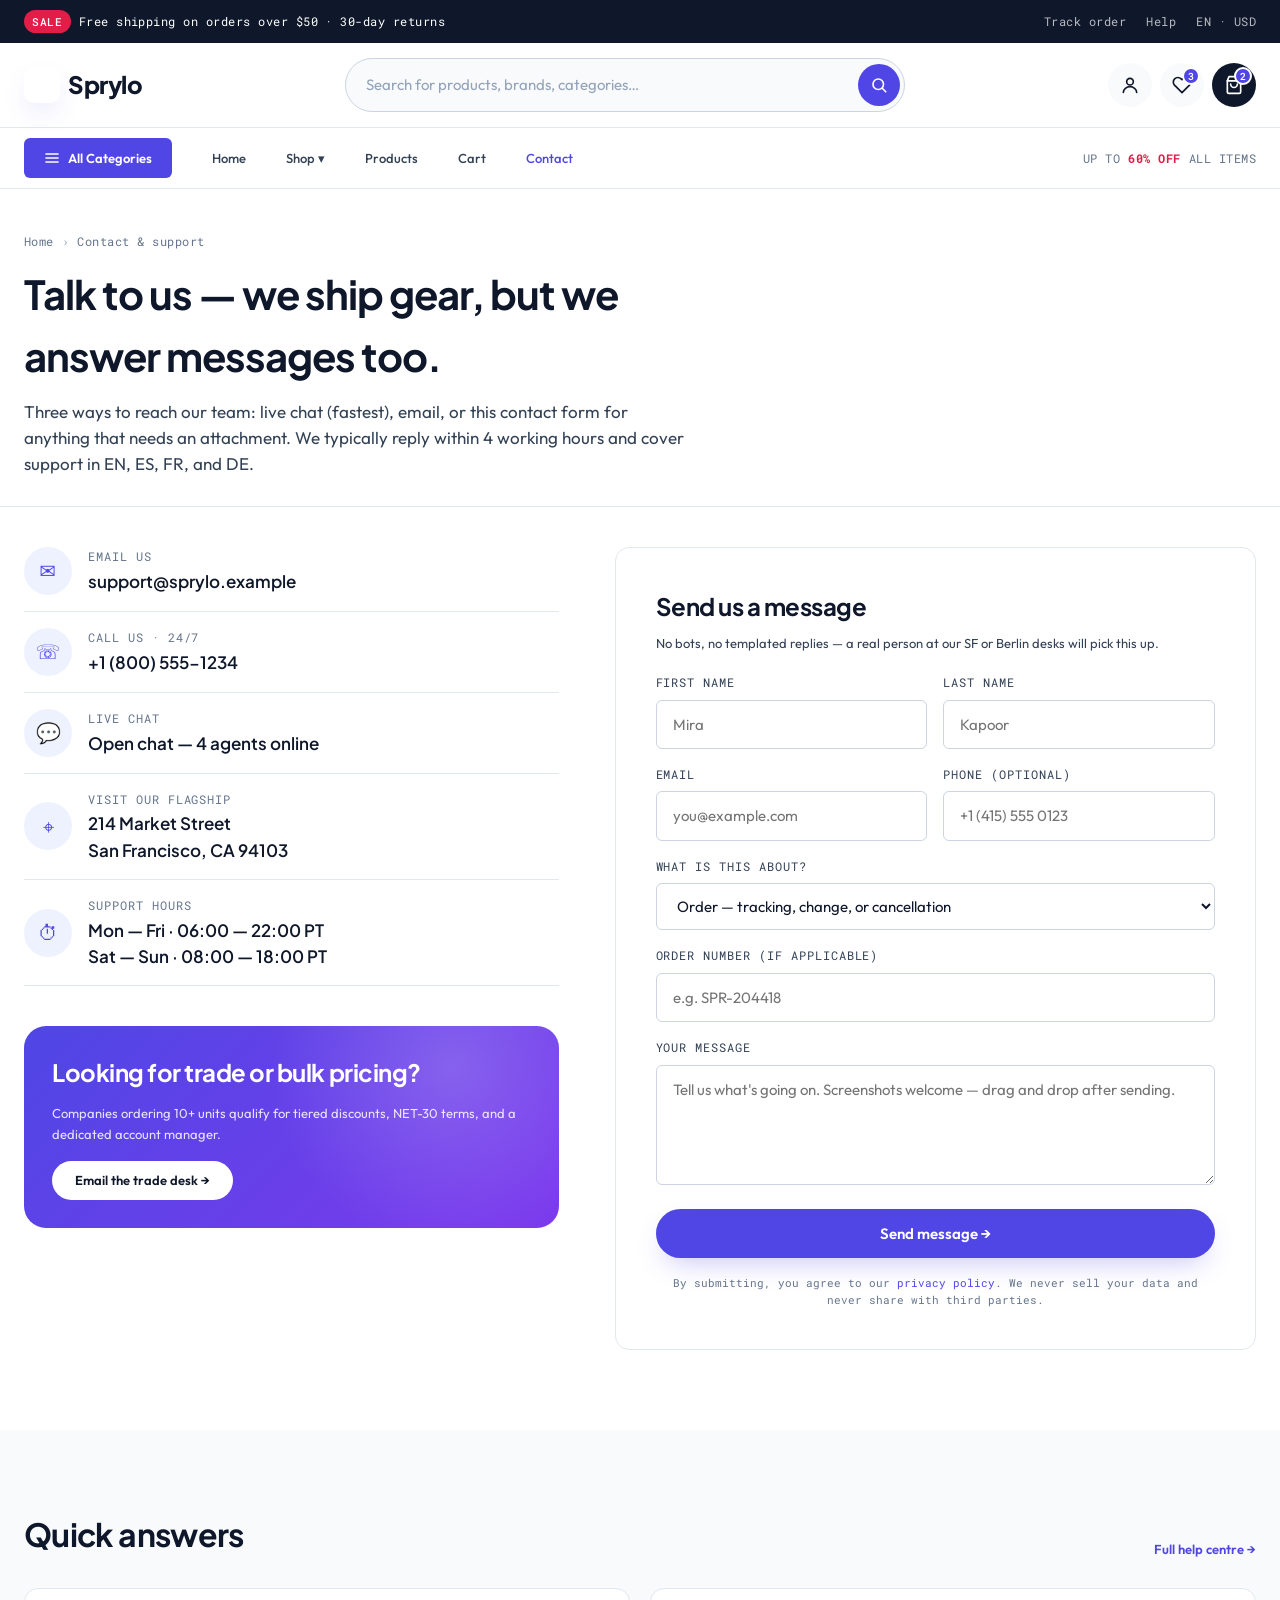
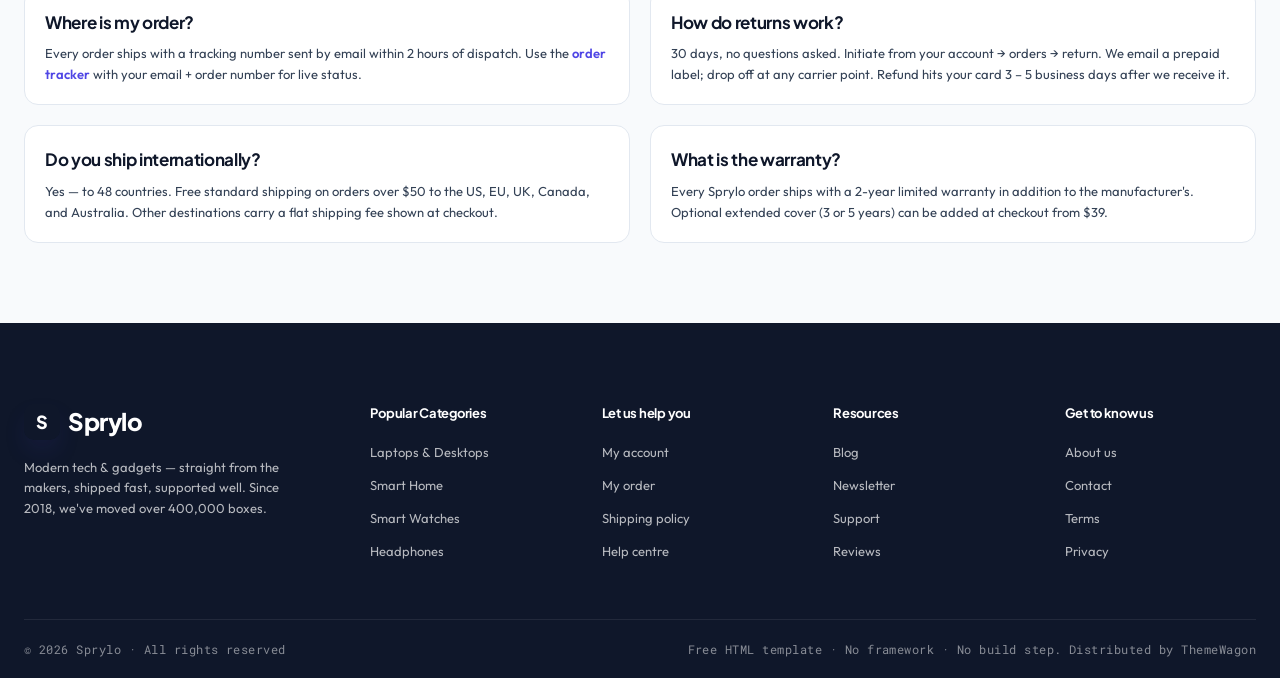
<file: contact.html>
<!doctype html>
<html lang="en">

<head>
  <meta charset="utf-8" />
  <meta name="viewport" content="width=device-width, initial-scale=1" />
  <title>Contact — Sprylo</title>
  <meta name="description"
    content="Get in touch with Sprylo customer support — order help, returns, warranty claims, and partnership inquiries." />
  <meta name="theme-color" content="#4F46E5" />
  <link rel="preconnect" href="https://fonts.googleapis.com" />
  <link rel="preconnect" href="https://fonts.gstatic.com" crossorigin />
  <link rel="stylesheet"
    href="https://fonts.googleapis.com/css2?family=Plus+Jakarta+Sans:wght@500;600;700;800&family=Outfit:wght@400;500;600;700&family=Roboto+Mono:wght@400;500&display=swap" />
  <link rel="stylesheet" href="assets/css/styles.css" />
</head>

<body>
  <a class="skip-link" href="#main">Skip to content</a>

  <div class="utility">
    <div class="container"><span class="promo"><span class="tag">SALE</span>Free shipping on orders over $50 · 30-day
        returns</span><span class="links"><a href="#">Track order</a><a href="#">Help</a><a href="#">EN · USD</a></span>
    </div>
  </div>

  <header class="site-header">
    <div class="container">
      <a href="index.html" class="brand"><span class="brand-mark">S</span> Sprylo</a>
      <form class="search" role="search" onsubmit="event.preventDefault();">
        <input type="text" placeholder="Search for products, brands, categories…" />
        <button type="submit" aria-label="Search"><svg width="18" height="18" viewBox="0 0 24 24" fill="none"
            stroke="currentColor" stroke-width="2.2" stroke-linecap="round">
            <circle cx="11" cy="11" r="7" />
            <path d="M21 21l-4.3-4.3" />
          </svg></button>
      </form>
      <div class="icon-row">
        <a href="#" class="icon-btn" aria-label="Account"><svg width="20" height="20" viewBox="0 0 24 24" fill="none"
            stroke="currentColor" stroke-width="2" stroke-linecap="round">
            <circle cx="12" cy="8" r="4" />
            <path d="M4 21c0-4 4-7 8-7s8 3 8 7" />
          </svg></a>
        <a href="#" class="icon-btn" aria-label="Wishlist"><svg width="20" height="20" viewBox="0 0 24 24" fill="none"
            stroke="currentColor" stroke-width="2" stroke-linecap="round" stroke-linejoin="round">
            <path
              d="M20.84 4.61a5.5 5.5 0 0 0-7.78 0L12 5.67l-1.06-1.06a5.5 5.5 0 0 0-7.78 7.78l1.06 1.06L12 21.23l7.78-7.78 1.06-1.06a5.5 5.5 0 0 0 0-7.78z" />
          </svg><span class="count">3</span></a>
        <a href="cart.html" class="icon-btn icon-btn--cart" aria-label="Cart"><svg width="20" height="20"
            viewBox="0 0 24 24" fill="none" stroke="currentColor" stroke-width="2" stroke-linecap="round"
            stroke-linejoin="round">
            <path d="M6 2l-2 5v13a2 2 0 0 0 2 2h12a2 2 0 0 0 2-2V7l-2-5z" />
            <path d="M4 7h16" />
            <path d="M16 11a4 4 0 0 1-8 0" />
          </svg><span class="count">2</span></a>
        <button class="nav-toggle" aria-label="Open menu">≡</button>
      </div>
    </div>
  </header>

  <nav class="nav-bar" aria-label="Primary">
    <div class="container">
      <a href="shop.html" class="all-cats"><svg width="16" height="16" viewBox="0 0 24 24" fill="none"
          stroke="currentColor" stroke-width="2.4" stroke-linecap="round">
          <line x1="3" y1="6" x2="21" y2="6" />
          <line x1="3" y1="12" x2="21" y2="12" />
          <line x1="3" y1="18" x2="21" y2="18" />
        </svg>All Categories</a>
      <div class="main-nav">
        <a href="index.html">Home</a><a href="shop.html">Shop ▾</a>
        <a href="product.html">Products</a><a href="cart.html">Cart</a>
        <a href="contact.html" aria-current="page">Contact</a>
      </div>
      <span class="nav-cta">UP TO <strong>60% OFF</strong> ALL ITEMS</span>
    </div>
  </nav>

  <div class="drawer" id="drawer" aria-hidden="true">
    <div class="drawer-head"><a href="index.html" class="brand"><span class="brand-mark">S</span> Sprylo</a><button
        class="drawer-close">Close ✕</button></div>
    <a href="index.html">Home</a><a href="shop.html">Shop</a><a href="product.html">Products</a><a
      href="cart.html">Cart</a><a href="contact.html">Contact</a>
  </div>

  <main id="main">

    <section class="page-head">
      <div class="container">
        <div class="crumbs"><a href="index.html">Home</a> <span class="sep">›</span> <span>Contact &amp; support</span>
        </div>
        <h1>Talk to us — we ship gear, but we answer messages too.</h1>
        <p>Three ways to reach our team: live chat (fastest), email, or this contact form for anything that needs an
          attachment. We typically reply within 4 working hours and cover support in EN, ES, FR, and DE.</p>
      </div>
    </section>

    <section>
      <div class="container">
        <div class="contact-grid">

          <div class="contact-info">
            <div class="info-block">
              <div class="ic">✉</div>
              <div>
                <div class="label">EMAIL US</div>
                <div class="value"><a href="mailto:support@sprylo.example">support@sprylo.example</a></div>
              </div>
            </div>
            <div class="info-block">
              <div class="ic">☏</div>
              <div>
                <div class="label">CALL US · 24/7</div>
                <div class="value"><a href="tel:+18005551234">+1 (800) 555-1234</a></div>
              </div>
            </div>
            <div class="info-block">
              <div class="ic">💬</div>
              <div>
                <div class="label">LIVE CHAT</div>
                <div class="value"><a href="#">Open chat — 4 agents online</a></div>
              </div>
            </div>
            <div class="info-block">
              <div class="ic">⌖</div>
              <div>
                <div class="label">VISIT OUR FLAGSHIP</div>
                <div class="value">214 Market Street<br />San Francisco, CA 94103</div>
              </div>
            </div>
            <div class="info-block">
              <div class="ic">⏱</div>
              <div>
                <div class="label">SUPPORT HOURS</div>
                <div class="value">Mon — Fri · 06:00 — 22:00 PT<br />Sat — Sun · 08:00 — 18:00 PT</div>
              </div>
            </div>

            <div
              style="margin-top: var(--s7); padding: var(--s6); background: linear-gradient(135deg, var(--indigo), var(--card-purple)); color: var(--paper); border-radius: var(--r-lg); position: relative; overflow: hidden">
              <div
                style="position: absolute; inset: 0; background-image: radial-gradient(circle at 80% 20%, rgba(255,255,255,0.18) 0, transparent 40%); pointer-events: none">
              </div>
              <div style="position: relative">
                <h3 style="color: var(--paper); font-size: var(--text-xl); margin-bottom: var(--s3)">Looking for trade
                  or bulk pricing?</h3>
                <p
                  style="color: rgba(255,255,255,0.85); font-size: var(--text-sm); line-height: 1.6; margin-bottom: var(--s4)">
                  Companies ordering 10+ units qualify for tiered discounts, NET-30 terms, and a dedicated account
                  manager.</p>
                <a href="mailto:trade@sprylo.example" class="btn btn--paper">Email the trade desk →</a>
              </div>
            </div>
          </div>

          <form class="contact-form"
            onsubmit="event.preventDefault(); this.querySelector('button[type=submit]').textContent='Sent ✓ — we will reply within 4 hours';">
            <h2 style="font-size: var(--text-xl); margin-bottom: var(--s2)">Send us a message</h2>
            <p style="color: var(--fg-soft); font-size: var(--text-sm); margin-bottom: var(--s5)">No bots, no templated
              replies — a real person at our SF or Berlin desks will pick this up.</p>

            <div class="field-row">
              <div class="field">
                <label for="c-first">First name</label>
                <input id="c-first" type="text" required placeholder="Mira" />
              </div>
              <div class="field">
                <label for="c-last">Last name</label>
                <input id="c-last" type="text" required placeholder="Kapoor" />
              </div>
            </div>

            <div class="field-row">
              <div class="field">
                <label for="c-email">Email</label>
                <input id="c-email" type="email" required placeholder="you@example.com" />
              </div>
              <div class="field">
                <label for="c-phone">Phone (optional)</label>
                <input id="c-phone" type="tel" placeholder="+1 (415) 555 0123" />
              </div>
            </div>

            <div class="field">
              <label for="c-topic">What is this about?</label>
              <select id="c-topic">
                <option>Order — tracking, change, or cancellation</option>
                <option>Returns or refunds</option>
                <option>Warranty claim or product issue</option>
                <option>Trade / wholesale inquiry</option>
                <option>Press, partnership, or affiliate</option>
                <option>Something else</option>
              </select>
            </div>

            <div class="field">
              <label for="c-order">Order number (if applicable)</label>
              <input id="c-order" type="text" placeholder="e.g. SPR-204418" />
            </div>

            <div class="field">
              <label for="c-msg">Your message</label>
              <textarea id="c-msg" required
                placeholder="Tell us what's going on. Screenshots welcome — drag and drop after sending."></textarea>
            </div>

            <button class="btn btn--indigo btn--block" type="submit"
              style="padding: 16px; font-size: var(--text-base); margin-top: var(--s2)">Send message →</button>

            <p
              style="font-family: var(--ff-mono); font-size: 11px; color: var(--fg-mute); margin-top: var(--s4); text-align: center; line-height: 1.6">
              By submitting, you agree to our <a href="#" style="color: var(--indigo)">privacy policy</a>. We never sell
              your data and never share with third parties.</p>
          </form>

        </div>
      </div>
    </section>

    <!-- FAQ short -->
    <section class="section" style="background: var(--bg)">
      <div class="container">
        <div class="section-head">
          <h2>Quick answers</h2>
          <a href="#" class="view-all">Full help centre →</a>
        </div>
        <div style="display: grid; grid-template-columns: repeat(2, 1fr); gap: var(--s5)">

          <article
            style="background: var(--paper); border: 1px solid var(--rule); border-radius: var(--r); padding: var(--s5)">
            <h3 style="font-size: var(--text-md); margin-bottom: var(--s2)">Where is my order?</h3>
            <p style="color: var(--fg-soft); font-size: var(--text-sm); line-height: 1.6">Every order ships with a
              tracking number sent by email within 2 hours of dispatch. Use the <a href="#"
                style="color: var(--indigo); font-weight: 600">order tracker</a> with your email + order number for live
              status.</p>
          </article>

          <article
            style="background: var(--paper); border: 1px solid var(--rule); border-radius: var(--r); padding: var(--s5)">
            <h3 style="font-size: var(--text-md); margin-bottom: var(--s2)">How do returns work?</h3>
            <p style="color: var(--fg-soft); font-size: var(--text-sm); line-height: 1.6">30 days, no questions asked.
              Initiate from your account → orders → return. We email a prepaid label; drop off at any carrier point.
              Refund hits your card 3 – 5 business days after we receive it.</p>
          </article>

          <article
            style="background: var(--paper); border: 1px solid var(--rule); border-radius: var(--r); padding: var(--s5)">
            <h3 style="font-size: var(--text-md); margin-bottom: var(--s2)">Do you ship internationally?</h3>
            <p style="color: var(--fg-soft); font-size: var(--text-sm); line-height: 1.6">Yes — to 48 countries. Free
              standard shipping on orders over $50 to the US, EU, UK, Canada, and Australia. Other destinations carry a
              flat shipping fee shown at checkout.</p>
          </article>

          <article
            style="background: var(--paper); border: 1px solid var(--rule); border-radius: var(--r); padding: var(--s5)">
            <h3 style="font-size: var(--text-md); margin-bottom: var(--s2)">What is the warranty?</h3>
            <p style="color: var(--fg-soft); font-size: var(--text-sm); line-height: 1.6">Every Sprylo order ships with
              a 2-year limited warranty in addition to the manufacturer's. Optional extended cover (3 or 5 years) can be
              added at checkout from $39.</p>
          </article>

        </div>
      </div>
    </section>

  </main>

  <footer class="site-footer">
    <div class="container">
      <div class="footer-grid">
        <div class="footer-brand">
          <div class="mark"><span class="brand-mark">S</span> Sprylo</div>
          <p>Modern tech &amp; gadgets — straight from the makers, shipped fast, supported well. Since 2018, we've moved
            over 400,000 boxes.</p>
        </div>
        <div class="footer-col">
          <h4>Popular Categories</h4>
          <ul>
            <li><a href="shop.html">Laptops &amp; Desktops</a></li>
            <li><a href="shop.html">Smart Home</a></li>
            <li><a href="shop.html">Smart Watches</a></li>
            <li><a href="shop.html">Headphones</a></li>
          </ul>
        </div>
        <div class="footer-col">
          <h4>Let us help you</h4>
          <ul>
            <li><a href="#">My account</a></li>
            <li><a href="#">My order</a></li>
            <li><a href="#">Shipping policy</a></li>
            <li><a href="#">Help centre</a></li>
          </ul>
        </div>
        <div class="footer-col">
          <h4>Resources</h4>
          <ul>
            <li><a href="#">Blog</a></li>
            <li><a href="#">Newsletter</a></li>
            <li><a href="#">Support</a></li>
            <li><a href="#">Reviews</a></li>
          </ul>
        </div>
        <div class="footer-col">
          <h4>Get to know us</h4>
          <ul>
            <li><a href="#">About us</a></li>
            <li><a href="contact.html">Contact</a></li>
            <li><a href="#">Terms</a></li>
            <li><a href="#">Privacy</a></li>
          </ul>
        </div>
      </div>
      <div class="footer-bottom">
        <span>© 2026 Sprylo · All rights reserved</span>
        <span>Free HTML template · No framework · No build step. Distributed by <a href="https://themewagon.com/"
            target="_blank">ThemeWagon</a></span>
      </div>
    </div>
  </footer>

  <script src="assets/js/main.js" defer></script>
</body>

</html>
</file>
<file: assets/css/styles.css>
/* =============================================================
   SPRYLO — Tech &amp; Gadgets Ecommerce HTML Template
   White surface · indigo primary · multi-color bento product cards
   ============================================================= */

/* ---------- Tokens ---------- */
:root {
  /* surfaces */
  --paper:        #FFFFFF;
  --bg:           #F8FAFC;
  --bg-soft:      #F1F5F9;
  --bg-deep:      #E2E8F0;

  /* ink */
  --ink:          #0F172A;
  --ink-soft:     #334155;
  --ink-mute:     #64748B;
  --ink-faint:    #94A3B8;

  /* primary indigo */
  --indigo:       #4F46E5;
  --indigo-deep:  #3730A3;
  --indigo-soft:  #EEF2FF;
  --indigo-line:  #C7D2FE;

  /* card colors (multi-color bento) */
  --card-blue:    #1E2A78;
  --card-blue-2:  #2B3FB7;
  --card-purple:  #7C3AED;
  --card-purple-2:#C026D3;
  --card-orange:  #F97316;
  --card-orange-2:#EA580C;
  --card-green:   #16A34A;
  --card-green-2: #15803D;
  --card-black:   #0A0A0A;

  /* support */
  --rose:         #E11D48;
  --emerald:      #10B981;
  --amber:        #F59E0B;
  --rule:         #E2E8F0;
  --rule-strong:  #CBD5E1;

  /* semantic */
  --accent:       var(--indigo);
  --accent-deep:  var(--indigo-deep);
  --accent-soft:  var(--indigo-soft);
  --fg:           var(--ink);
  --fg-soft:      var(--ink-soft);
  --fg-mute:      var(--ink-mute);

  /* type */
  --ff-display:   'Plus Jakarta Sans', system-ui, -apple-system, 'Segoe UI', sans-serif;
  --ff-body:      'Outfit', system-ui, -apple-system, 'Segoe UI', sans-serif;
  --ff-mono:      'Roboto Mono', ui-monospace, 'SF Mono', Menlo, monospace;

  --text-xs:      12px;
  --text-sm:      13px;
  --text-base:    15px;
  --text-md:      17px;
  --text-lg:      20px;
  --text-xl:      24px;
  --text-2xl:     32px;
  --text-3xl:     40px;
  --text-display: clamp(1.75rem, 1rem + 2.4vw, 3.25rem);
  --text-hero:    clamp(2rem, 1.2rem + 3vw, 3.75rem);

  /* spacing */
  --s1: 4px; --s2: 8px; --s3: 12px; --s4: 16px; --s5: 20px;
  --s6: 28px; --s7: 40px; --s8: 56px; --s9: 80px; --s10: 112px;

  /* layout */
  --container:    1280px;
  --container-pad: 24px;

  /* radii */
  --r-sm: 6px;
  --r:    14px;
  --r-lg: 22px;
  --r-xl: 28px;

  /* shadow */
  --shadow-sm:   0 1px 2px rgba(15,23,42,0.06);
  --shadow:      0 6px 18px -8px rgba(15,23,42,0.16), 0 2px 4px -2px rgba(15,23,42,0.06);
  --shadow-lg:   0 24px 60px -28px rgba(15,23,42,0.30), 0 8px 16px -10px rgba(15,23,42,0.08);
  --shadow-indigo: 0 12px 28px -10px rgba(79,70,229,0.35);

  /* motion */
  --ease: cubic-bezier(0.22, 1, 0.36, 1);
}

/* ---------- Reset ---------- */
*, *::before, *::after { box-sizing: border-box; }
html { scroll-behavior: smooth; -webkit-text-size-adjust: 100%; background: var(--paper); }
body {
  margin: 0;
  font-family: var(--ff-body);
  font-size: var(--text-base);
  line-height: 1.55;
  color: var(--fg);
  background: var(--paper);
  -webkit-font-smoothing: antialiased;
  text-rendering: optimizeLegibility;
}
h1, h2, h3, h4, h5 {
  margin: 0;
  font-family: var(--ff-display);
  font-weight: 700;
  letter-spacing: -0.02em;
  color: var(--fg);
}
p { margin: 0; }
img, svg { display: block; max-width: 100%; }
img { height: auto; }
a { color: inherit; text-decoration: none; transition: color 180ms var(--ease); }
a:hover { color: var(--indigo); }
button { font: inherit; border: 0; background: transparent; cursor: pointer; color: inherit; }
ul, ol { margin: 0; padding: 0; list-style: none; }
input, select, textarea { font: inherit; color: inherit; }
::selection { background: var(--indigo); color: var(--paper); }

.skip-link {
  position: absolute; top: -100px; left: var(--s4);
  background: var(--ink); color: var(--paper);
  padding: var(--s2) var(--s4); border-radius: var(--r-sm); z-index: 1000;
}
.skip-link:focus { top: var(--s4); }

/* ---------- Container ---------- */
.container {
  max-width: var(--container);
  margin: 0 auto;
  padding: 0 var(--container-pad);
  width: 100%;
}

/* ---------- Utility bar (top thin strip) ---------- */
.utility {
  background: var(--ink);
  color: var(--paper);
  font-family: var(--ff-mono);
  font-size: var(--text-xs);
  letter-spacing: 0.04em;
}
.utility .container {
  display: flex; justify-content: space-between; align-items: center;
  padding-top: 10px; padding-bottom: 10px;
  flex-wrap: wrap; gap: var(--s3);
}
.utility .promo { display: inline-flex; align-items: center; gap: var(--s2); }
.utility .promo .tag {
  background: var(--rose); padding: 3px 8px; border-radius: 999px;
  font-weight: 500; font-size: 11px; letter-spacing: 0.06em;
}
.utility .links { display: inline-flex; gap: var(--s5); color: rgba(255,255,255,0.7); }
.utility .links a:hover { color: var(--paper); }

/* ---------- Top header (logo + search + icons) ---------- */
.site-header {
  background: var(--paper);
  border-bottom: 1px solid var(--rule);
  position: sticky; top: 0; z-index: 60;
}
.site-header .container {
  display: grid;
  grid-template-columns: auto 1fr auto;
  gap: var(--s7);
  align-items: center;
  height: 84px;
}
.brand {
  display: inline-flex; align-items: center; gap: var(--s2);
  font-family: var(--ff-display);
  font-weight: 800; font-size: 24px;
  letter-spacing: -0.02em;
  color: var(--ink);
}
.brand-mark {
  width: 36px; height: 36px;
  border-radius: 10px;
  display: inline-grid; place-items: center;
  color: var(--paper); font-weight: 800; font-size: 18px;
  box-shadow: var(--shadow-indigo);
}

.search {
  position: relative;
  max-width: 560px; width: 100%;
  margin: 0 auto;
}
.search input {
  width: 100%;
  padding: 14px 56px 14px 20px;
  border: 1px solid var(--rule-strong);
  border-radius: 999px;
  background: var(--bg);
  font-size: var(--text-base);
  transition: border-color 180ms var(--ease), background 180ms var(--ease);
}
.search input::placeholder { color: var(--ink-faint); }
.search input:focus {
  outline: 0;
  background: var(--paper);
  border-color: var(--indigo);
  box-shadow: 0 0 0 4px rgba(79,70,229,0.12);
}
.search button {
  position: absolute; right: 5px; top: 50%;
  transform: translateY(-50%);
  width: 42px; height: 42px;
  background: var(--indigo); color: var(--paper);
  border-radius: 999px;
  display: grid; place-items: center;
  transition: background 180ms var(--ease);
}
.search button:hover { background: var(--indigo-deep); }

.icon-row { display: inline-flex; gap: var(--s2); align-items: center; }
.icon-btn {
  position: relative;
  width: 44px; height: 44px;
  border-radius: 999px;
  display: grid; place-items: center;
  color: var(--ink);
  background: var(--bg);
  transition: background 180ms var(--ease), color 180ms var(--ease);
}
.icon-btn:hover { background: var(--indigo-soft); color: var(--indigo); }
.icon-btn .count {
  position: absolute; top: 4px; right: 4px;
  min-width: 18px; height: 18px; padding: 0 4px;
  background: var(--indigo); color: var(--paper);
  font-family: var(--ff-mono); font-size: 10px; font-weight: 600;
  border-radius: 999px; display: grid; place-items: center;
  border: 2px solid var(--paper);
}
.icon-btn--cart { background: var(--ink); color: var(--paper); }
.icon-btn--cart:hover { background: var(--indigo); color: var(--paper); }

/* ---------- Category nav bar ---------- */
.nav-bar {
  background: var(--paper);
  border-bottom: 1px solid var(--rule);
  position: sticky; top: 84px; z-index: 55;
}
.nav-bar .container {
  display: flex; align-items: center; gap: var(--s7);
  height: 60px; flex-wrap: wrap;
}
.all-cats {
  display: inline-flex; align-items: center; gap: var(--s2);
  background: var(--indigo);
  color: var(--paper);
  padding: 10px 20px;
  border-radius: var(--r-sm);
  font-weight: 600; font-size: var(--text-sm);
  transition: background 180ms var(--ease);
}
.all-cats:hover { background: var(--indigo-deep); color: var(--paper); }
.main-nav { display: flex; gap: var(--s7); margin-right: auto; }
.main-nav a {
  font-weight: 500; font-size: var(--text-sm);
  color: var(--fg-soft);
  display: inline-flex; align-items: center; gap: var(--s1);
  padding: 6px 0;
}
.main-nav a[aria-current="page"] { color: var(--indigo); }
.main-nav a:hover { color: var(--indigo); }
.nav-cta {
  display: inline-flex; align-items: center; gap: var(--s2);
  font-family: var(--ff-mono); font-size: var(--text-xs);
  letter-spacing: 0.04em;
  color: var(--fg-mute);
}
.nav-cta strong { color: var(--rose); font-weight: 700; }
.nav-toggle {
  display: none; padding: 8px;
  font-size: 22px; color: var(--ink);
}

/* ---------- Buttons ---------- */
.btn {
  display: inline-flex; align-items: center; justify-content: center; gap: var(--s2);
  padding: 12px 22px;
  border-radius: 999px;
  font-family: var(--ff-body); font-weight: 600;
  font-size: var(--text-sm); line-height: 1;
  transition: background 180ms var(--ease), color 180ms var(--ease), transform 180ms var(--ease), box-shadow 180ms var(--ease);
  white-space: nowrap;
  border: 1px solid transparent;
  cursor: pointer;
}
.btn--indigo { background: var(--indigo); color: var(--paper); box-shadow: var(--shadow-indigo); }
.btn--indigo:hover { background: var(--indigo-deep); color: var(--paper); transform: translateY(-1px); }
.btn--ink { background: var(--ink); color: var(--paper); }
.btn--ink:hover { background: var(--indigo); color: var(--paper); }
.btn--paper { background: var(--paper); color: var(--ink); }
.btn--paper:hover { background: var(--ink); color: var(--paper); }
.btn--ghost { background: transparent; color: var(--ink); border-color: var(--rule-strong); }
.btn--ghost:hover { background: var(--ink); color: var(--paper); border-color: var(--ink); }
.btn--sm { padding: 8px 14px; font-size: var(--text-xs); }
.btn--block { width: 100%; }
.btn--pill-ghost-onDark {
  background: transparent; color: var(--paper);
  border-color: rgba(255,255,255,0.3);
}
.btn--pill-ghost-onDark:hover { background: var(--paper); color: var(--ink); border-color: var(--paper); }

/* ---------- Bento HERO ---------- */
.hero {
  padding: var(--s7) 0 var(--s8);
  background: var(--paper);
}
.bento {
  display: grid;
  grid-template-columns: 2.2fr 1fr;
  grid-template-rows: 1fr 1fr auto;
  gap: var(--s4);
}
.bento-card {
  position: relative;
  border-radius: var(--r-lg);
  padding: var(--s7);
  overflow: hidden;
  isolation: isolate;
  display: flex;
  flex-direction: column;
  justify-content: space-between;
  min-height: 280px;
  transition: transform 300ms var(--ease), box-shadow 300ms var(--ease);
}
.bento-card:hover { transform: translateY(-4px); box-shadow: var(--shadow-lg); }
.bento-card .eyebrow {
  display: inline-flex; align-items: center; gap: 8px;
  font-family: var(--ff-mono);
  font-size: 11px; letter-spacing: 0.14em; text-transform: uppercase;
  opacity: 0.82;
  position: relative; z-index: 2;
}
.bento-card h2, .bento-card h3, .bento-card p, .bento-card .shop-now, .bento-card .btn {
  position: relative; z-index: 2;
}
.bento-card h2, .bento-card h3 {
  color: inherit;
  margin: var(--s3) 0 var(--s4);
}
.bento-card p {
  font-size: var(--text-sm);
  line-height: 1.6;
  opacity: 0.86;
  max-width: 38ch;
  margin-bottom: var(--s5);
}
.bento-card .shop-now {
  display: inline-flex; align-items: center; gap: 8px;
  font-weight: 600; font-size: var(--text-sm);
  padding-bottom: 4px;
  border-bottom: 1.5px solid currentColor;
  align-self: flex-start;
  transition: gap 180ms var(--ease);
}
.bento-card .shop-now:hover { gap: 14px; }
.bento-card img.product {
  position: absolute;
  pointer-events: none;
  filter: drop-shadow(0 20px 30px rgba(0,0,0,0.35));
}
.bento-card .sparkle {
  position: absolute; inset: 0;
    background-image: url("./public/hero-section.png");
    background-size: cover;
    background-position: center;
    background-repeat: no-repeat;
  pointer-events: none;
}

.bento-card--lg {
  grid-row: 1 / span 2;
  grid-column: 1;
  background: linear-gradient(135deg, var(--card-blue), var(--card-blue-2));
  
  color: var(--paper);
  min-height: 540px;
  padding: var(--s8);
}
.bento-card--lg > div {
  position: relative;
  z-index: 2;
  max-width: 50%;
}
.bento-card--lg h2 {
  font-size: clamp(1.75rem, 1rem + 2vw, 2.75rem);
  line-height: 1.04;
  letter-spacing: -0.025em;
  font-weight: 800;
  max-width: 14ch;
}
.bento-card--lg p { max-width: 32ch; font-size: var(--text-sm); }
.bento-card--lg img.product {
  right: -30px; bottom: -20px; top: auto; transform: none;
  width: 50%; max-width: 440px;
  filter: drop-shadow(0 30px 50px rgba(0,0,0,0.45));
  


}
.bento-card--lg .dots {
  display: inline-flex; gap: 6px;
  margin-top: var(--s4);
}
.bento-card--lg .dots span {
  width: 22px; height: 4px; border-radius: 999px;
  background: rgba(255,255,255,0.3);
}
.bento-card--lg .dots span.active { background: var(--paper); width: 28px; }

.bento-card--purple {
  background: linear-gradient(135deg, var(--card-purple) 0%, var(--card-purple-2) 70%, #9333EA 100%);
  color: var(--paper);
  grid-column: 2;
  grid-row: 1;
  min-height: 260px;
}
.bento-card--purple img.product {
  right: -10px; bottom: -10px; width: 60%; max-width: 200px;
}

.bento-card--teal {
  background: linear-gradient(135deg, #0E7490 0%, #0891B2 60%, #06B6D4 100%);
  color: var(--paper);
  grid-column: 2;
  grid-row: 2;
  min-height: 260px;
}
.bento-card--teal img.product {
  right: -10px; bottom: -10px; width: 62%; max-width: 220px;
}

.bento-row {
  grid-column: 1 / -1;
  grid-row: 3;
  display: grid;
  grid-template-columns: repeat(3, 1fr);
  gap: var(--s4);
}
.bento-card--orange {
  background: linear-gradient(135deg, var(--card-orange), var(--card-orange-2));
  color: var(--paper);
  min-height: 240px;
}
.bento-card--orange img.product {
  right: 0; bottom: 0; width: 55%; max-width: 180px;
}
.bento-card--green {
  background: linear-gradient(135deg, var(--card-green), var(--card-green-2));
  color: var(--paper);
  min-height: 240px;
}
.bento-card--green img.product {
  right: 0; bottom: 0; width: 56%; max-width: 200px;
}
.bento-card--black {
  background: linear-gradient(135deg, var(--card-black), #1F1F1F);
  color: var(--paper);
  min-height: 240px;
}
.bento-card--black img.product {
  right: 0; bottom: 0; width: 50%; max-width: 180px;
}

/* ---------- Section base ---------- */
.section {
  padding: var(--s9) 0;
}
.section-head {
  display: flex; justify-content: space-between; align-items: end;
  flex-wrap: wrap; gap: var(--s4);
  margin-bottom: var(--s6);
}
.section-head h2 {
  font-size: var(--text-2xl);
  letter-spacing: -0.02em;
}
.section-head .view-all {
  font-weight: 600; font-size: var(--text-sm);
  display: inline-flex; align-items: center; gap: 6px;
  color: var(--indigo);
}
.section-head .view-all:hover { gap: 12px; }

/* ---------- Tabs (category filter) ---------- */
.tabs {
  display: flex; gap: var(--s6);
  margin-bottom: var(--s6);
  border-bottom: 1px solid var(--rule);
}
.tab {
  font-weight: 600; font-size: var(--text-sm);
  color: var(--fg-mute);
  padding: 12px 0;
  position: relative;
  cursor: pointer;
}
.tab.is-active { color: var(--indigo); }
.tab.is-active::after {
  content: '';
  position: absolute; left: 0; right: 0; bottom: -1px;
  height: 2px; background: var(--indigo); border-radius: 2px;
}

/* ---------- Product card ---------- */
.products {
  display: grid;
  grid-template-columns: repeat(5, minmax(0, 1fr));
  gap: var(--s4);
}
.product-card {
  background: var(--paper);
  border: 1px solid var(--rule);
  border-radius: var(--r);
  padding: var(--s4);
  display: flex; flex-direction: column;
  position: relative;
  transition: border-color 200ms var(--ease), box-shadow 200ms var(--ease), transform 200ms var(--ease);
}
.product-card:hover {
  border-color: var(--indigo-line);
  box-shadow: var(--shadow);
  transform: translateY(-3px);
}
.product-card .img-wrap {
  position: relative;
  aspect-ratio: 1 / 1;
  background: var(--bg);
  border-radius: var(--r-sm);
  overflow: hidden;
  margin-bottom: var(--s4);
}
.product-card .img-wrap img {
  width: 100%; height: 100%; object-fit: cover;
  transition: transform 500ms var(--ease);
}
.product-card:hover .img-wrap img { transform: scale(1.06); }
.product-card .badge {
  position: absolute; top: 10px; left: 10px;
  background: var(--card-green); color: var(--paper);
  font-family: var(--ff-mono); font-size: 10px;
  letter-spacing: 0.05em;
  padding: 4px 10px; border-radius: 4px;
  font-weight: 600;
}
.product-card .badge--sale { background: var(--rose); }
.product-card .wishlist {
  position: absolute; top: 10px; right: 10px;
  width: 32px; height: 32px;
  background: var(--paper);
  border-radius: 999px;
  display: grid; place-items: center;
  box-shadow: var(--shadow-sm);
  color: var(--ink);
  opacity: 0; transition: opacity 200ms var(--ease), color 180ms var(--ease);
}
.product-card:hover .wishlist { opacity: 1; }
.product-card .wishlist:hover { color: var(--rose); }
.product-card .stock {
  display: inline-flex; align-items: center; gap: 4px;
  font-family: var(--ff-mono); font-size: 11px;
  letter-spacing: 0.04em;
  color: var(--fg-mute);
  margin-bottom: 4px;
  
}
.product-card .stock .dot {
  width: 6px; height: 6px; border-radius: 999px;
  background: var(--emerald);
}
.product-card .name {
  font-family: var(--ff-display);
  font-weight: 600; font-size: var(--text-sm);
  color: var(--ink);
  margin-bottom: 4px;
  line-height: 1.3;
}
.product-card .price {
  display: flex; align-items: baseline; gap: 8px;
  margin-bottom: var(--s2);
}
.product-card .price .now {
  font-family: var(--ff-display);
  font-weight: 700; font-size: var(--text-md);
  color: var(--ink);
}
.product-card .price .was {
  font-family: var(--ff-mono); font-size: 12px;
  color: var(--ink-faint); text-decoration: line-through;
}
.product-card .stars {
  display: inline-flex; gap: 1px;
  color: var(--amber);
  font-size: 13px;
}
.product-card .stars .count {
  font-family: var(--ff-mono); font-size: 11px;
  color: var(--fg-mute); margin-left: 6px;
}
.product-card .btn {
  margin-top: var(--s3);
  width: 100%; justify-content: center;
  border-radius: var(--r-sm);
  padding: 10px;
  background: var(--bg); color: var(--ink);
}
.product-card .btn:hover { background: var(--indigo); color: var(--paper); }

/* ---------- Discount banner (2-up) ---------- */
.discount-row {
  display: grid;
  grid-template-columns: 1fr 1fr;
  gap: var(--s4);
}
.discount-card {
  position: relative;
  border-radius: var(--r-lg);
  padding: var(--s7);
  min-height: 260px;
  display: flex; flex-direction: column; justify-content: center;
  overflow: hidden;
  color: var(--paper);
}
.discount-card--watch {
  background: linear-gradient(135deg, #0F172A, #1E293B);
}
.discount-card--airpods {
  background: linear-gradient(135deg, #7C3AED, #A855F7);
}
.discount-card h3 {
  color: inherit;
  font-size: var(--text-2xl);
  line-height: 1.1;
  margin-bottom: var(--s2);
}
.discount-card h3 .pct {
  display: block;
  font-size: var(--text-3xl);
  color: var(--amber);
  font-weight: 800;
}
.discount-card .meta {
  font-family: var(--ff-mono); font-size: var(--text-xs);
  letter-spacing: 0.08em; opacity: 0.7; margin-bottom: var(--s5);
}
.discount-card .shop-now { color: var(--paper); align-self: flex-start; }
.discount-card img.product {
  position: absolute;
  right: -10px; bottom: -10px;
  width: 50%; max-width: 240px;
  filter: drop-shadow(0 20px 30px rgba(0,0,0,0.4));
}

/* ---------- Categories grid (round tiles) ---------- */
.cats-grid {
  display: grid;
  grid-template-columns: repeat(5, 1fr);
  gap: var(--s4);
}
.cat-tile {
  background: var(--paper);
  border: 1px solid var(--rule);
  border-radius: var(--r);
  padding: var(--s5);
  text-align: center;
  transition: border-color 200ms var(--ease), transform 200ms var(--ease), background 200ms var(--ease);
}
.cat-tile:hover {
  border-color: var(--indigo-line);
  transform: translateY(-3px);
  background: var(--indigo-soft);
  color: var(--ink);
}
.cat-tile .pic {
  width: 80px; height: 80px;
  margin: 0 auto var(--s3);
  background: var(--bg);
  border-radius: 999px;
  overflow: hidden;
  display: grid; place-items: center;
}
.cat-tile .pic img { width: 100%; height: 100%; object-fit: cover; }
.cat-tile .name {
  font-family: var(--ff-display);
  font-weight: 700; font-size: var(--text-sm);
  color: var(--ink);
}
.cat-tile .count {
  font-family: var(--ff-mono); font-size: 11px;
  color: var(--fg-mute);
  margin-top: 4px;
}

/* ---------- Compact product row (4-up small cards) ---------- */
.compact-row {
  display: grid;
  grid-template-columns: repeat(4, 1fr);
  gap: var(--s4);
}
.compact-card {
  background: var(--paper);
  border: 1px solid var(--rule);
  border-radius: var(--r);
  padding: var(--s4);
  display: grid;
  grid-template-columns: 76px 1fr;
  gap: var(--s4);
  align-items: center;
  transition: border-color 200ms var(--ease);
}
.compact-card:hover { border-color: var(--indigo-line); }
.compact-card .pic {
  width: 76px; height: 76px;
  background: var(--bg);
  border-radius: var(--r-sm);
  overflow: hidden;
}
.compact-card .pic img { width: 100%; height: 100%; object-fit: cover; }
.compact-card .stock {
  font-family: var(--ff-mono); font-size: 10px;
  color: var(--fg-mute); display: inline-flex; align-items: center; gap: 4px;
  margin-bottom: 4px;
}
.compact-card .name {
  font-family: var(--ff-display); font-weight: 600; font-size: var(--text-sm);
  color: var(--ink); line-height: 1.2; margin-bottom: 4px;
}
.compact-card .price {
  font-family: var(--ff-display); font-weight: 700;
  color: var(--ink); font-size: var(--text-sm);
  margin-bottom: 6px;
}
.compact-card .btn {
  padding: 6px 10px; font-size: 11px;
  border-radius: var(--r-sm);
  background: var(--indigo); color: var(--paper);
  width: 100%;
}
.compact-card .btn:hover { background: var(--indigo-deep); }

/* ---------- Brand strip ---------- */
.brands {
  background: var(--paper);
  border-top: 1px solid var(--rule);
  border-bottom: 1px solid var(--rule);
  padding: var(--s7) 0;
}
.brand-row {
  display: flex; justify-content: space-around; align-items: center;
  flex-wrap: wrap; gap: var(--s7);
}
.brand-row .brand-logo {
  font-family: var(--ff-display);
  font-weight: 800; font-size: var(--text-xl);
  letter-spacing: -0.02em;
  color: var(--ink-faint);
  transition: color 200ms var(--ease);
  text-transform: uppercase;
}
.brand-row .brand-logo:hover { color: var(--ink); }

/* ---------- Newsletter banner ---------- */
.newsletter {
  background: linear-gradient(135deg, var(--indigo) 0%, var(--card-purple) 100%);
  border-radius: var(--r-xl);
  padding: var(--s8) var(--s7);
  color: var(--paper);
  position: relative; overflow: hidden;
  margin: var(--s8) 0;
}
.newsletter::before {
  content: '';
  position: absolute; inset: 0;
  background-image:
    radial-gradient(circle at 80% 20%, rgba(255,255,255,0.18) 0, transparent 40%),
    radial-gradient(circle at 10% 80%, rgba(255,255,255,0.10) 0, transparent 50%);
  pointer-events: none;
}
.newsletter-grid {
  display: grid;
  grid-template-columns: 1fr 1fr;
  gap: var(--s7);
  align-items: center;
  position: relative;
}
.newsletter h2 {
  color: var(--paper);
  font-size: var(--text-display);
  line-height: 1.05;
  letter-spacing: -0.025em;
  max-width: 16ch;
}
.newsletter h2 strong { color: var(--amber); font-weight: 800; }
.newsletter p {
  color: rgba(255,255,255,0.86);
  font-size: var(--text-md);
  margin-top: var(--s3);
  max-width: 38ch;
}
.newsletter-form {
  display: flex; gap: var(--s2);
  background: rgba(255,255,255,0.96);
  padding: 6px;
  border-radius: 999px;
  align-items: center;
}
.newsletter-form input {
  flex: 1; border: 0;
  background: transparent;
  padding: 12px 18px;
  font-size: var(--text-base);
  color: var(--ink);
  outline: 0;
}
.newsletter-form input::placeholder { color: var(--ink-faint); }
.newsletter-form .btn { background: var(--ink); color: var(--paper); border-radius: 999px; }
.newsletter-form .btn:hover { background: var(--indigo-deep); }

/* ---------- Footer ---------- */
.site-footer {
  background: var(--ink);
  color: var(--paper);
  padding: var(--s9) 0 var(--s5);
}
.footer-grid {
  display: grid;
  grid-template-columns: 1.6fr 1fr 1fr 1fr 1fr;
  gap: var(--s7);
  padding-bottom: var(--s8);
  border-bottom: 1px solid rgba(255,255,255,0.08);
}
.footer-brand .mark {
  display: inline-flex; align-items: center; gap: var(--s2);
  font-family: var(--ff-display);
  font-weight: 800; font-size: 24px;
  letter-spacing: -0.02em;
  color: var(--paper);
  margin-bottom: var(--s4);
}
.footer-brand p { color: rgba(255,255,255,0.7); max-width: 32ch; line-height: 1.6; font-size: var(--text-sm); }
.footer-col h4 {
  font-family: var(--ff-display);
  font-weight: 700; font-size: var(--text-sm);
  color: var(--paper);
  margin-bottom: var(--s4);
}
.footer-col ul { display: grid; gap: 10px; }
.footer-col a {
  color: rgba(255,255,255,0.7);
  font-size: var(--text-sm);
}
.footer-col a:hover { color: var(--paper); }
.footer-bottom {
  display: flex; justify-content: space-between; align-items: center;
  flex-wrap: wrap; gap: var(--s3);
  padding-top: var(--s5);
  font-family: var(--ff-mono); font-size: var(--text-xs);
  letter-spacing: 0.04em;
  color: rgba(255,255,255,0.5);
}
.socials { display: inline-flex; gap: var(--s2); }
.socials a {
  width: 36px; height: 36px;
  display: grid; place-items: center;
  border-radius: 999px;
  background: rgba(255,255,255,0.08);
  color: var(--paper);
  transition: background 180ms var(--ease);
}
.socials a:hover { background: var(--indigo); }

/* ---------- Mobile drawer ---------- */
.drawer {
  position: fixed; inset: 0;
  background: var(--paper);
  z-index: 100;
  transform: translateX(100%);
  transition: transform 320ms var(--ease);
  display: flex; flex-direction: column;
  padding: var(--s7) var(--s5);
  gap: var(--s4);
  visibility: hidden;
  overflow-y: auto;
}
.drawer.is-open { transform: translateX(0); visibility: visible; }
.drawer .drawer-head {
  display: flex; justify-content: space-between; align-items: center;
  margin-bottom: var(--s4);
}
.drawer a {
  font-family: var(--ff-display);
  font-weight: 700; font-size: var(--text-xl);
  color: var(--ink);
  padding: 12px 0;
  border-bottom: 1px solid var(--rule);
}
.drawer a:hover { color: var(--indigo); }
.drawer .drawer-close {
  font-family: var(--ff-mono);
  font-size: var(--text-xs);
  letter-spacing: 0.1em;
  color: var(--ink-mute);
  padding: var(--s2) var(--s3);
  border: 1px solid var(--rule);
  border-radius: var(--r-sm);
}

/* ---------- Page head (inner pages) ---------- */
.page-head {
  background: var(--paper);
  padding: var(--s7) 0 var(--s6);
  border-bottom: 1px solid var(--rule);
}
.crumbs {
  font-family: var(--ff-mono);
  font-size: var(--text-xs);
  color: var(--fg-mute);
  letter-spacing: 0.04em;
  display: inline-flex; align-items: center; gap: 8px;
  margin-bottom: var(--s3);
}
.crumbs a { color: var(--fg-mute); }
.crumbs a:hover { color: var(--indigo); }
.crumbs .sep { color: var(--ink-faint); }
.page-head h1 {
  font-size: var(--text-3xl);
  letter-spacing: -0.025em;
  max-width: 24ch;
}
.page-head p {
  font-size: var(--text-md);
  color: var(--fg-soft);
  max-width: 60ch;
  margin-top: var(--s3);
}

/* ---------- Shop layout (sidebar + grid) ---------- */
.shop-layout {
  display: grid;
  grid-template-columns: 260px 1fr;
  gap: var(--s7);
}
.filters {
  background: var(--paper);
  border: 1px solid var(--rule);
  border-radius: var(--r);
  padding: var(--s5);
  position: sticky;
  top: 160px;
  align-self: start;
  max-height: calc(100vh - 200px);
  overflow-y: auto;
}
.filters h3 {
  font-size: var(--text-sm);
  font-weight: 700;
  text-transform: uppercase;
  letter-spacing: 0.06em;
  color: var(--fg-mute);
  margin-bottom: var(--s3);
}
.filter-block {
  padding-bottom: var(--s5);
  margin-bottom: var(--s5);
  border-bottom: 1px solid var(--rule);
}
.filter-block:last-child { border-bottom: 0; margin-bottom: 0; padding-bottom: 0; }
.filter-block label {
  display: flex; align-items: center; gap: var(--s2);
  padding: 6px 0;
  font-size: var(--text-sm);
  color: var(--fg-soft);
  cursor: pointer;
}
.filter-block label:hover { color: var(--indigo); }
.filter-block label input { accent-color: var(--indigo); }
.filter-block label .ct {
  margin-left: auto;
  font-family: var(--ff-mono); font-size: 11px;
  color: var(--ink-faint);
}
.range-bar { height: 4px; background: var(--rule); border-radius: 999px; position: relative; margin: var(--s4) 0; }
.range-bar::after {
  content: ''; position: absolute; left: 10%; right: 30%; top: 0; bottom: 0;
  background: var(--indigo); border-radius: 999px;
}
.shop-toolbar {
  display: flex; justify-content: space-between; align-items: center;
  margin-bottom: var(--s5);
  flex-wrap: wrap; gap: var(--s3);
}
.shop-toolbar .count {
  font-family: var(--ff-mono); font-size: var(--text-xs);
  color: var(--fg-mute);
  letter-spacing: 0.04em;
}
.shop-toolbar select {
  padding: 8px 14px;
  border: 1px solid var(--rule-strong);
  border-radius: var(--r-sm);
  background: var(--paper);
  font-size: var(--text-sm);
}
.shop-grid {
  display: grid;
  grid-template-columns: repeat(3, 1fr);
  gap: var(--s4);
}
.pagination {
  display: flex; justify-content: center; gap: 6px;
  margin-top: var(--s7);
}
.pagination .pg {
  width: 40px; height: 40px;
  display: grid; place-items: center;
  border-radius: var(--r-sm);
  background: var(--paper);
  border: 1px solid var(--rule);
  font-family: var(--ff-mono); font-size: var(--text-sm);
  color: var(--fg-soft);
}
.pagination .pg.is-active { background: var(--indigo); color: var(--paper); border-color: var(--indigo); }
.pagination .pg:hover:not(.is-active) { border-color: var(--indigo-line); color: var(--indigo); }

/* ---------- Product detail ---------- */
.product-detail {
  display: grid;
  grid-template-columns: 1.1fr 1fr;
  gap: var(--s8);
  padding: var(--s7) 0 var(--s9);
}
.gallery {
  display: grid;
  grid-template-columns: 80px 1fr;
  gap: var(--s4);
}
.gallery-thumbs { display: grid; gap: var(--s2); }
.gallery-thumbs button {
  aspect-ratio: 1 / 1;
  border-radius: var(--r-sm);
  border: 1px solid var(--rule);
  overflow: hidden;
  background: var(--bg);
  padding: 0;
  cursor: pointer;
}
.gallery-thumbs button.is-active { border-color: var(--indigo); }
.gallery-thumbs img { width: 100%; height: 100%; object-fit: cover; }
.gallery-main {
  border: 1px solid var(--rule);
  border-radius: var(--r-lg);
  overflow: hidden;
  background: var(--bg);
  aspect-ratio: 4 / 4;
}
.gallery-main img { width: 100%; height: 100%; object-fit: cover; }

.pdp-info .pdp-cat {
  font-family: var(--ff-mono); font-size: var(--text-xs);
  letter-spacing: 0.08em; text-transform: uppercase;
  color: var(--indigo);
  margin-bottom: var(--s2);
}
.pdp-info h1 {
  font-size: var(--text-3xl);
  letter-spacing: -0.025em;
  line-height: 1.1;
  margin-bottom: var(--s3);
}
.pdp-info .rating-row {
  display: inline-flex; gap: var(--s3); align-items: center;
  font-size: var(--text-sm);
  color: var(--fg-mute);
  margin-bottom: var(--s4);
}
.pdp-info .price-row {
  display: flex; align-items: baseline; gap: var(--s4);
  margin: var(--s5) 0 var(--s4);
  padding-top: var(--s5);
  border-top: 1px solid var(--rule);
}
.pdp-info .price-row .now {
  font-family: var(--ff-display);
  font-size: var(--text-3xl);
  font-weight: 800;
  color: var(--ink);
}
.pdp-info .price-row .was { font-family: var(--ff-mono); color: var(--ink-faint); text-decoration: line-through; }
.pdp-info .price-row .save { background: var(--card-green); color: var(--paper); font-family: var(--ff-mono); font-size: var(--text-xs); padding: 4px 8px; border-radius: 4px; font-weight: 600; }
.pdp-info p.desc { font-size: var(--text-md); color: var(--fg-soft); line-height: 1.65; margin-bottom: var(--s5); }
.option-block { margin-bottom: var(--s5); }
.option-block .label {
  font-family: var(--ff-mono); font-size: var(--text-xs);
  letter-spacing: 0.08em; text-transform: uppercase;
  color: var(--fg-mute); margin-bottom: var(--s3);
}
.color-swatches { display: flex; gap: var(--s2); }
.color-swatches button {
  width: 36px; height: 36px;
  border-radius: 999px;
  border: 2px solid transparent;
  outline: 1px solid var(--rule);
  cursor: pointer;
}
.color-swatches button.is-active { border-color: var(--indigo); outline-color: var(--indigo); }
.option-pills { display: flex; gap: var(--s2); flex-wrap: wrap; }
.option-pills button {
  padding: 8px 16px;
  border-radius: var(--r-sm);
  border: 1px solid var(--rule-strong);
  background: var(--paper);
  font-size: var(--text-sm); font-weight: 600;
  color: var(--fg-soft);
  cursor: pointer;
  transition: all 180ms var(--ease);
}
.option-pills button.is-active { background: var(--ink); color: var(--paper); border-color: var(--ink); }
.qty {
  display: inline-flex; align-items: center;
  border: 1px solid var(--rule-strong);
  border-radius: var(--r-sm);
  overflow: hidden;
}
.qty button { padding: 10px 14px; font-weight: 700; }
.qty input { width: 50px; border: 0; text-align: center; font-family: var(--ff-mono); font-weight: 600; }
.pdp-cta { display: flex; gap: var(--s3); flex-wrap: wrap; align-items: center; margin-top: var(--s4); }
.pdp-cta .btn { padding: 14px 28px; font-size: var(--text-base); }
.pdp-features {
  display: grid; grid-template-columns: repeat(2, 1fr);
  gap: var(--s3);
  margin-top: var(--s7);
  padding-top: var(--s5);
  border-top: 1px solid var(--rule);
}
.pdp-features .pf {
  display: flex; gap: var(--s3); align-items: center;
  font-size: var(--text-sm);
  color: var(--fg-soft);
}
.pdp-features .pf .ic {
  width: 32px; height: 32px; flex-shrink: 0;
  background: var(--indigo-soft);
  color: var(--indigo);
  border-radius: 999px;
  display: grid; place-items: center;
  font-size: 16px;
}

/* ---------- Cart ---------- */
.cart-layout {
  display: grid; grid-template-columns: 1.5fr 1fr;
  gap: var(--s7);
  padding: var(--s7) 0 var(--s9);
}
.cart-list {
  background: var(--paper);
  border: 1px solid var(--rule);
  border-radius: var(--r);
  padding: var(--s5);
}
.cart-row {
  display: grid;
  grid-template-columns: 88px 1fr auto auto auto;
  gap: var(--s4);
  align-items: center;
  padding: var(--s4) 0;
  border-bottom: 1px solid var(--rule);
}
.cart-row:last-child { border-bottom: 0; }
.cart-row .pic {
  width: 88px; height: 88px;
  background: var(--bg); border-radius: var(--r-sm); overflow: hidden;
}
.cart-row .pic img { width: 100%; height: 100%; object-fit: cover; }
.cart-row .info .name { font-family: var(--ff-display); font-weight: 600; font-size: var(--text-base); color: var(--ink); margin-bottom: 4px; }
.cart-row .info .variant { font-family: var(--ff-mono); font-size: var(--text-xs); color: var(--fg-mute); letter-spacing: 0.04em; }
.cart-row .qty button { padding: 6px 10px; }
.cart-row .qty input { width: 36px; }
.cart-row .subtotal { font-family: var(--ff-display); font-weight: 700; color: var(--ink); }
.cart-row .remove { color: var(--ink-faint); font-size: 18px; padding: 6px; }
.cart-row .remove:hover { color: var(--rose); }

.cart-summary {
  background: var(--bg);
  border: 1px solid var(--rule);
  border-radius: var(--r);
  padding: var(--s6);
  align-self: start;
  position: sticky; top: 160px;
}
.cart-summary h3 { font-size: var(--text-lg); margin-bottom: var(--s4); }
.cart-line { display: flex; justify-content: space-between; padding: 8px 0; font-size: var(--text-sm); color: var(--fg-soft); }
.cart-line.is-total { font-family: var(--ff-display); font-weight: 800; font-size: var(--text-lg); color: var(--ink); padding-top: var(--s4); border-top: 1px solid var(--rule); margin-top: var(--s3); }
.cart-summary .btn { width: 100%; margin-top: var(--s5); padding: 14px; }
.promo-input { display: flex; gap: var(--s2); margin: var(--s4) 0; }
.promo-input input { flex: 1; padding: 10px 14px; border: 1px solid var(--rule-strong); border-radius: var(--r-sm); background: var(--paper); font-size: var(--text-sm); }
.promo-input button { padding: 10px 16px; background: var(--ink); color: var(--paper); border-radius: var(--r-sm); font-weight: 600; font-size: var(--text-sm); }

/* ---------- Contact ---------- */
.contact-grid {
  display: grid;
  grid-template-columns: 1fr 1.2fr;
  gap: var(--s8);
  padding: var(--s7) 0 var(--s9);
}
.contact-info .info-block {
  padding: var(--s4) 0;
  border-bottom: 1px solid var(--rule);
  display: grid;
  grid-template-columns: 48px 1fr;
  gap: var(--s4);
  align-items: center;
}
.contact-info .info-block:first-child { padding-top: 0; }
.contact-info .ic {
  width: 48px; height: 48px;
  background: var(--indigo-soft);
  color: var(--indigo);
  border-radius: 999px;
  display: grid; place-items: center;
  font-size: 20px;
}
.contact-info .info-block .label {
  font-family: var(--ff-mono); font-size: var(--text-xs);
  letter-spacing: 0.08em; text-transform: uppercase; color: var(--fg-mute);
  margin-bottom: 2px;
}
.contact-info .info-block .value {
  font-family: var(--ff-display); font-weight: 600; font-size: var(--text-md);
  color: var(--ink);
}
.contact-form {
  background: var(--paper);
  border: 1px solid var(--rule);
  border-radius: var(--r);
  padding: var(--s7);
}
.field { display: grid; gap: var(--s2); margin-bottom: var(--s4); }
.field label { font-family: var(--ff-mono); font-size: var(--text-xs); letter-spacing: 0.08em; text-transform: uppercase; color: var(--fg-soft); }
.field input, .field select, .field textarea {
  padding: 12px 16px;
  border: 1px solid var(--rule-strong);
  border-radius: var(--r-sm);
  background: var(--paper); color: var(--ink); font-size: var(--text-base);
  transition: border-color 180ms var(--ease), box-shadow 180ms var(--ease);
}
.field input:focus, .field select:focus, .field textarea:focus {
  outline: 0; border-color: var(--indigo); box-shadow: 0 0 0 3px rgba(79,70,229,0.15);
}
.field textarea { resize: vertical; min-height: 120px; }
.field-row { display: grid; grid-template-columns: 1fr 1fr; gap: var(--s4); }

/* ---------- Responsive ---------- */
@media (max-width: 1180px) {
  .products { grid-template-columns: repeat(4, 1fr); }
  .compact-row { grid-template-columns: repeat(2, 1fr); }
  .cats-grid { grid-template-columns: repeat(4, 1fr); }
  .footer-grid { grid-template-columns: 1.4fr 1fr 1fr 1fr; gap: var(--s5); }
  .shop-layout { grid-template-columns: 1fr; }
  .filters { position: static; max-height: none; }
}
@media (max-width: 960px) {
  .bento { grid-template-columns: 1fr; grid-template-rows: auto; }
  .bento-card--lg { grid-row: auto; grid-column: 1; min-height: 420px; }
  .bento-card--lg img.product { width: 70%; max-width: 360px; }
  .bento-card--purple { grid-column: 1; grid-row: auto; }
  .bento-card--teal { grid-column: 1; grid-row: auto; }
  .bento-row { grid-column: 1; grid-row: auto; }
  .products { grid-template-columns: repeat(3, 1fr); }
  .cats-grid { grid-template-columns: repeat(3, 1fr); }
  .discount-row { grid-template-columns: 1fr; }
  .product-detail { grid-template-columns: 1fr; gap: var(--s6); }
  .cart-layout { grid-template-columns: 1fr; }
  .cart-summary { position: static; }
  .contact-grid { grid-template-columns: 1fr; gap: var(--s6); }
  .newsletter-grid { grid-template-columns: 1fr; gap: var(--s5); }
  .footer-grid { grid-template-columns: 1fr 1fr; }
}
@media (max-width: 760px) {
  :root { --container-pad: 16px; }
  .site-header .container { grid-template-columns: auto 1fr auto; gap: var(--s4); height: 72px; }
  .search { display: none; }
  .nav-bar .container { gap: var(--s4); height: 56px; overflow-x: auto; }
  .main-nav { display: none; }
  .nav-toggle { display: block; }
  .nav-cta { display: none; }
  .utility .links { display: none; }
  .products { grid-template-columns: repeat(2, 1fr); }
  .shop-grid { grid-template-columns: repeat(2, 1fr); }
  .compact-row { grid-template-columns: 1fr; }
  .cats-grid { grid-template-columns: repeat(2, 1fr); }
  .gallery { grid-template-columns: 1fr; }
  .gallery-thumbs { grid-template-columns: repeat(4, 1fr); }
  .cart-row { grid-template-columns: 60px 1fr; gap: var(--s3); }
  .cart-row .qty, .cart-row .subtotal, .cart-row .remove { grid-column: 2; justify-self: start; }
  .field-row { grid-template-columns: 1fr; }
  .pdp-features { grid-template-columns: 1fr; }
  .footer-grid { grid-template-columns: 1fr; }
  .section { padding: var(--s8) 0; }
  .newsletter { padding: var(--s7) var(--s5); }
}

@media (prefers-reduced-motion: reduce) {
  *, *::before, *::after { animation: none !important; transition: none !important; }
  html { scroll-behavior: auto; }
}
</file>
